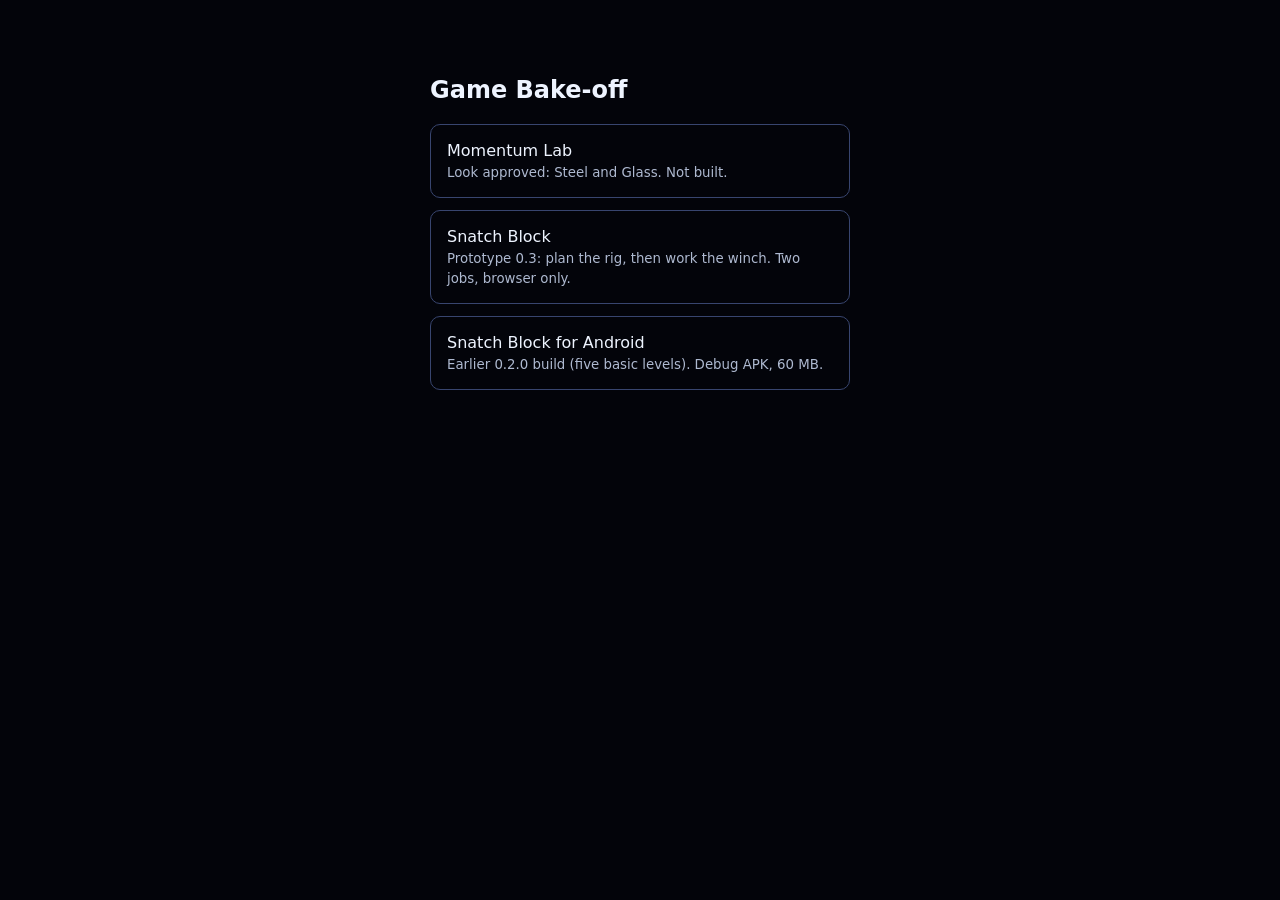
<file: index.html>
<!doctype html><html lang="en-GB"><meta charset="utf-8"><meta name="viewport" content="width=device-width,initial-scale=1,viewport-fit=cover"><title>Game Bake-off</title>
<style>:root{color-scheme:dark}body{margin:0;background:#03040A;color:#EEF4FF;font:16px/1.5 system-ui,sans-serif}main{max-width:420px;margin:auto;padding:56px 20px}h1{font-size:24px}a{display:block;min-height:44px;margin:12px 0;padding:14px 16px;border:1px solid #38456f;border-radius:10px;color:inherit;text-decoration:none}small{display:block;color:#AEB9D0}</style>
<main><h1>Game Bake-off</h1>
<a href="momentum/">Momentum Lab<small>Look approved: Steel and Glass. Not built.</small></a>
<a href="snatch/">Snatch Block<small>Prototype 0.3: plan the rig, then work the winch. Two jobs, browser only.</small></a>
<a href="https://github.com/guffawer/bakeoff-site/releases/download/snatch-block-v0.2.0/snatch-block-0.2.0.apk">Snatch Block for Android<small>Earlier 0.2.0 build (five basic levels). Debug APK, 60 MB.</small></a></main></html>
</file>
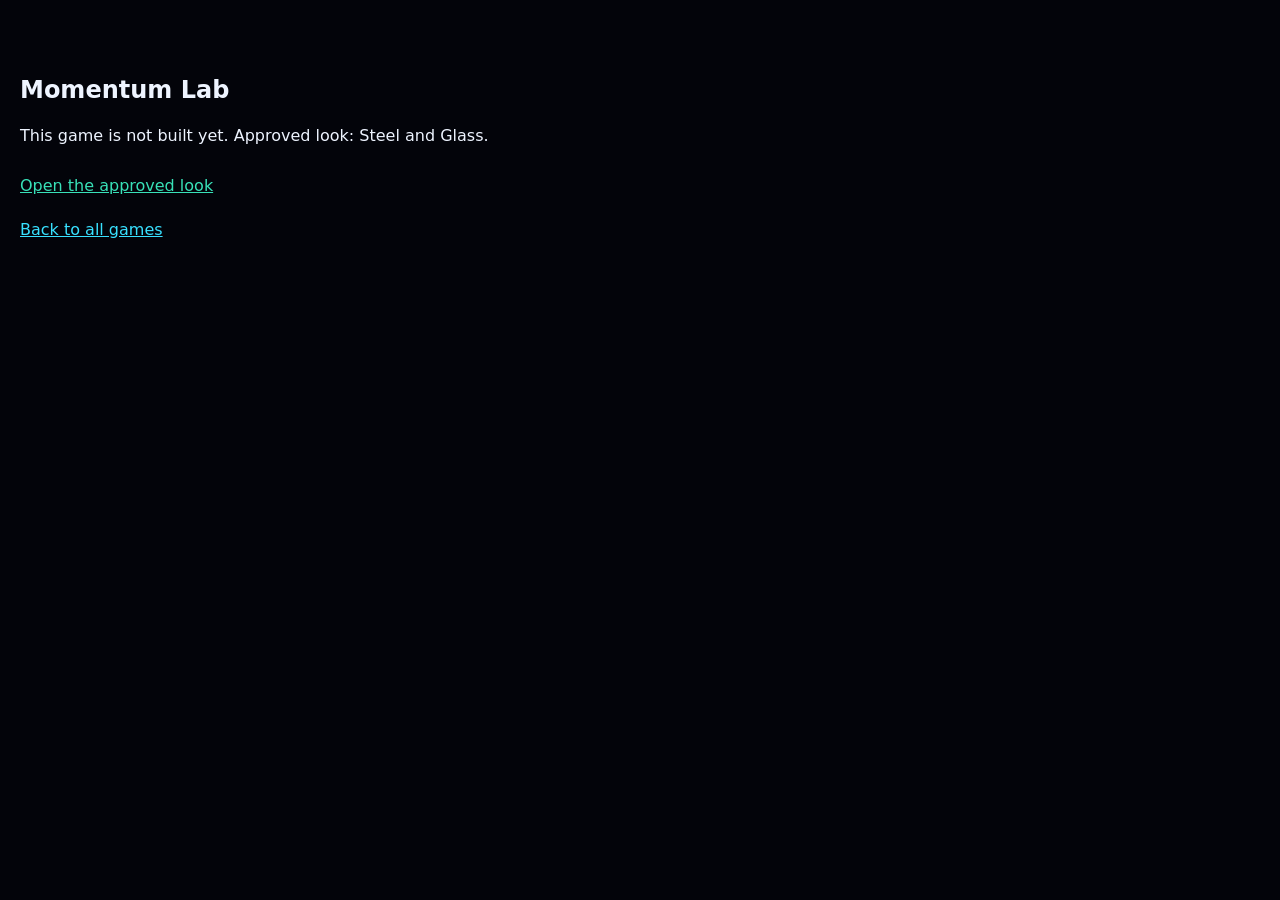
<file: momentum/index.html>
<!doctype html><html lang="en-GB"><meta charset="utf-8"><meta name="viewport" content="width=device-width,initial-scale=1"><title>Momentum Lab</title>
<body style="margin:0;background:#03040A;color:#EEF4FF;font:16px/1.5 system-ui,sans-serif"><main style="padding:56px 20px"><h1 style="font-size:24px">Momentum Lab</h1><p>This game is not built yet. Approved look: Steel and Glass.</p><a href="../looks/momentum/b/" style="color:#38E1B8;display:block;line-height:44px">Open the approved look</a><a href="../" style="color:#38E1FF;display:inline-block;line-height:44px">Back to all games</a></main></html>
</file>
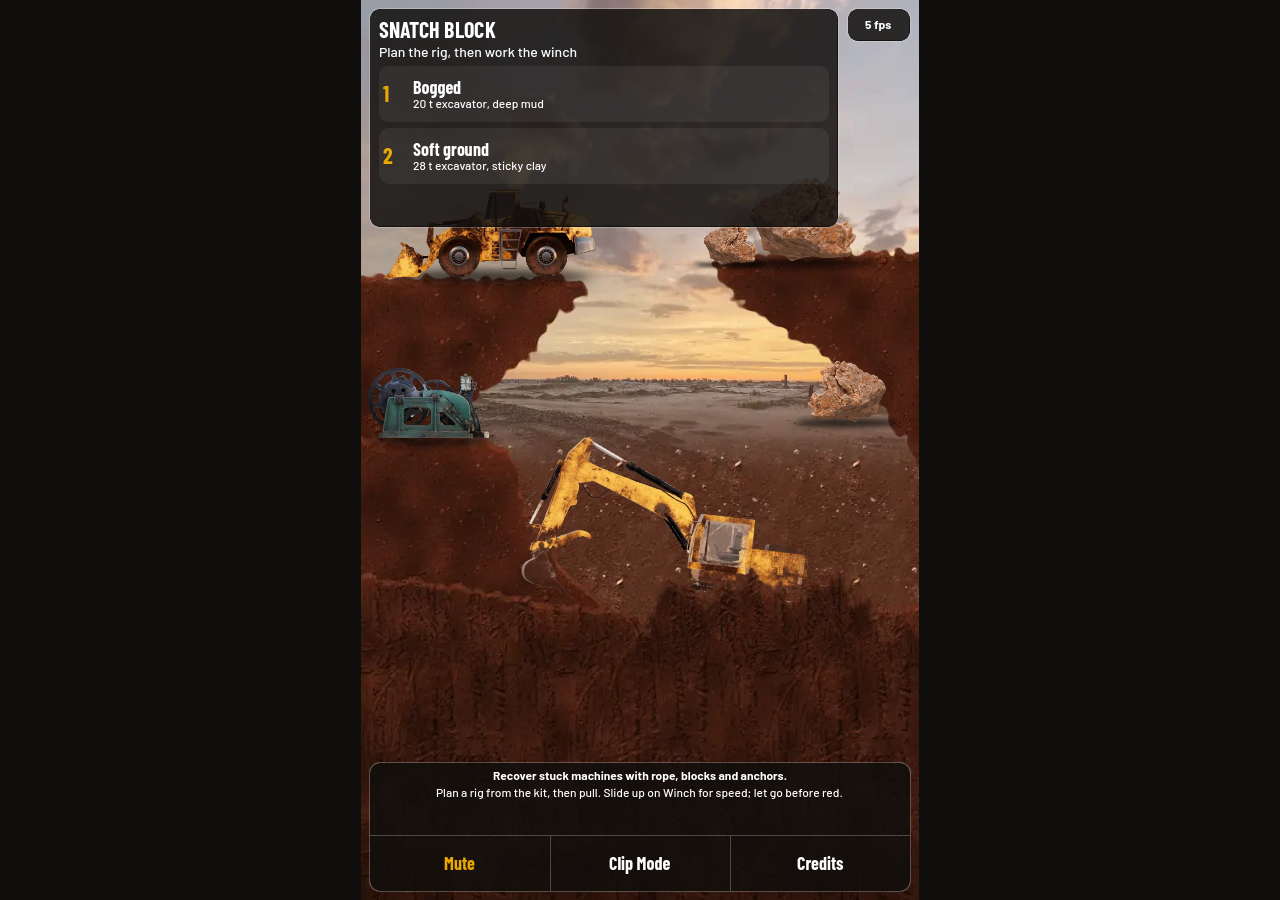
<file: snatch/index.html>
<!doctype html>
<html lang="en-GB">
<head>
<meta charset="utf-8">
<meta name="viewport" content="width=device-width,initial-scale=1,maximum-scale=1,user-scalable=no,viewport-fit=cover">
<meta name="theme-color" content="#100E0C">
<meta name="description" content="Snatch Block: a rigging puzzle. Recover a stuck excavator with rope, snatch blocks and anchors.">
<title>Snatch Block</title>
<link id="-gd-engine-icon" rel="icon" type="image/png" href="index.icon.png" />
<link rel="apple-touch-icon" href="index.apple-touch-icon.png"/>

<style>
@font-face{font-family:"Barlow Condensed";src:url(BarlowCondensed-Bold.woff2) format("woff2");font-weight:700;font-display:swap}
html,body,#canvas{margin:0;padding:0;border:0}
html,body{background:#100E0C;overflow:hidden;overscroll-behavior:none}
body{position:fixed;inset:0;touch-action:none;-webkit-user-select:none;user-select:none;-webkit-touch-callout:none;-webkit-tap-highlight-color:transparent;color:#fff;font:700 18px/1.3 "Barlow Condensed",sans-serif}
#canvas{display:block;touch-action:none}
#canvas:focus{outline:none}
#status{position:fixed;inset:0;display:flex;flex-direction:column;align-items:center;justify-content:center;gap:12px;background:#4F2215;text-align:center}
#status h1{margin:0;font-size:22px}
#bar{width:200px;height:10px;border-radius:5px;background:#100E0C;overflow:hidden}
#bar i{display:block;height:100%;background:#E9A800;transform-origin:left;transform:scaleX(0)}
#note{margin:0 24px}
#turn{position:fixed;inset:0;z-index:2;display:none;align-items:center;justify-content:center;padding:24px;background:#100E0C;text-align:center}
@media (orientation:landscape) and (max-height:500px) and (pointer:coarse){#turn{display:flex}}
#insets{position:fixed;visibility:hidden;pointer-events:none;padding-top:env(safe-area-inset-top);padding-bottom:env(safe-area-inset-bottom)}
</style>
<script>
(() => {
  'use strict';

  // Render at no more than twice the CSS size, as the approved look does. A 3x iPhone would
  // otherwise fill 2.25 times as many pixels for no visible gain.
  const real = Object.getOwnPropertyDescriptor(window, 'devicePixelRatio');
  const ratio = () => Math.min((real && real.get ? real.get.call(window) : real && real.value) || 1, 2);
  Object.defineProperty(window, 'devicePixelRatio', { configurable: true, get: ratio });

  // iPhone: ask for playback audio, so the silent switch does not mute the game, and unlock
  // every audio context inside the tap itself. Godot's own resume can run a frame too late.
  const Native = window.AudioContext || window.webkitAudioContext;
  const contexts = [];
  if (Native) {
    const Wrapped = class extends Native {
      constructor(...args) { super(...args); contexts.push(this); }
    };
    window.AudioContext = window.webkitAudioContext = Wrapped;
  }
  try { if (navigator.audioSession) navigator.audioSession.type = 'playback'; } catch (e) { /* not supported */ }

  let touched = false;
  function unlock() {
    touched = true;
    for (const context of contexts) {
      if (context.state === 'running' || context.state === 'closed') continue;
      const silence = context.createBufferSource();
      silence.buffer = context.createBuffer(1, 1, context.sampleRate);
      silence.connect(context.destination);
      silence.start(0);
      context.resume().catch(() => {});
    }
  }
  for (const type of ['pointerdown', 'pointerup', 'touchend', 'mouseup', 'keydown']) {
    window.addEventListener(type, unlock, { capture: true, passive: true });
  }
  document.addEventListener('visibilitychange', () => {
    if (!touched) return;
    for (const context of contexts) {
      if (context.state === 'closed') continue;
      (document.hidden ? context.suspend() : context.resume()).catch(() => {});
    }
  });
  document.addEventListener('contextmenu', (event) => event.preventDefault());

  let ready = 0;
  window.sbReady = () => {
    if (!ready) ready = performance.now();
    return ready;
  };
  window.sbInsets = () => {
    const style = getComputedStyle(document.getElementById('insets'));
    return `${parseFloat(style.paddingTop) || 0},${parseFloat(style.paddingBottom) || 0}`;
  };
})();
</script>
</head>
<body>
<div id="insets"></div>
<div id="turn">Turn your phone upright to play.</div>
<canvas id="canvas">Your browser does not support the canvas tag.</canvas>
<div id="status">
<h1>SNATCH BLOCK</h1>
<div id="bar"><i></i></div>
<p id="note">Loading</p>
<noscript>JavaScript is needed to run this game.</noscript>
</div>
<script src="index.js"></script>
<script>
(() => {
  'use strict';
  const status = document.getElementById('status');
  const note = document.getElementById('note');
  const fill = document.querySelector('#bar i');
  const missing = Engine.getMissingFeatures({ threads: false });
  function fail(error) {
    note.textContent = `Could not start. Reload the page. (${(error && error.message) || error})`;
    console.error(error);
  }
  if (missing.length) {
    fail(missing.join(', '));
    return;
  }
  new Engine({"args":[],"canvasResizePolicy":2,"emscriptenPoolSize":8,"ensureCrossOriginIsolationHeaders":true,"executable":"index","experimentalVK":false,"fileSizes":{"index.pck":1542728,"index.wasm":39514754},"focusCanvas":true,"gdextensionLibs":[],"godotPoolSize":4}).startGame({
    onProgress(current, total) {
      if (current > 0 && total > 0) fill.style.transform = `scaleX(${Math.min(1, current / total)})`;
    },
  }).then(() => status.remove(), fail);
})();
</script>
</body>
</html>
</file>
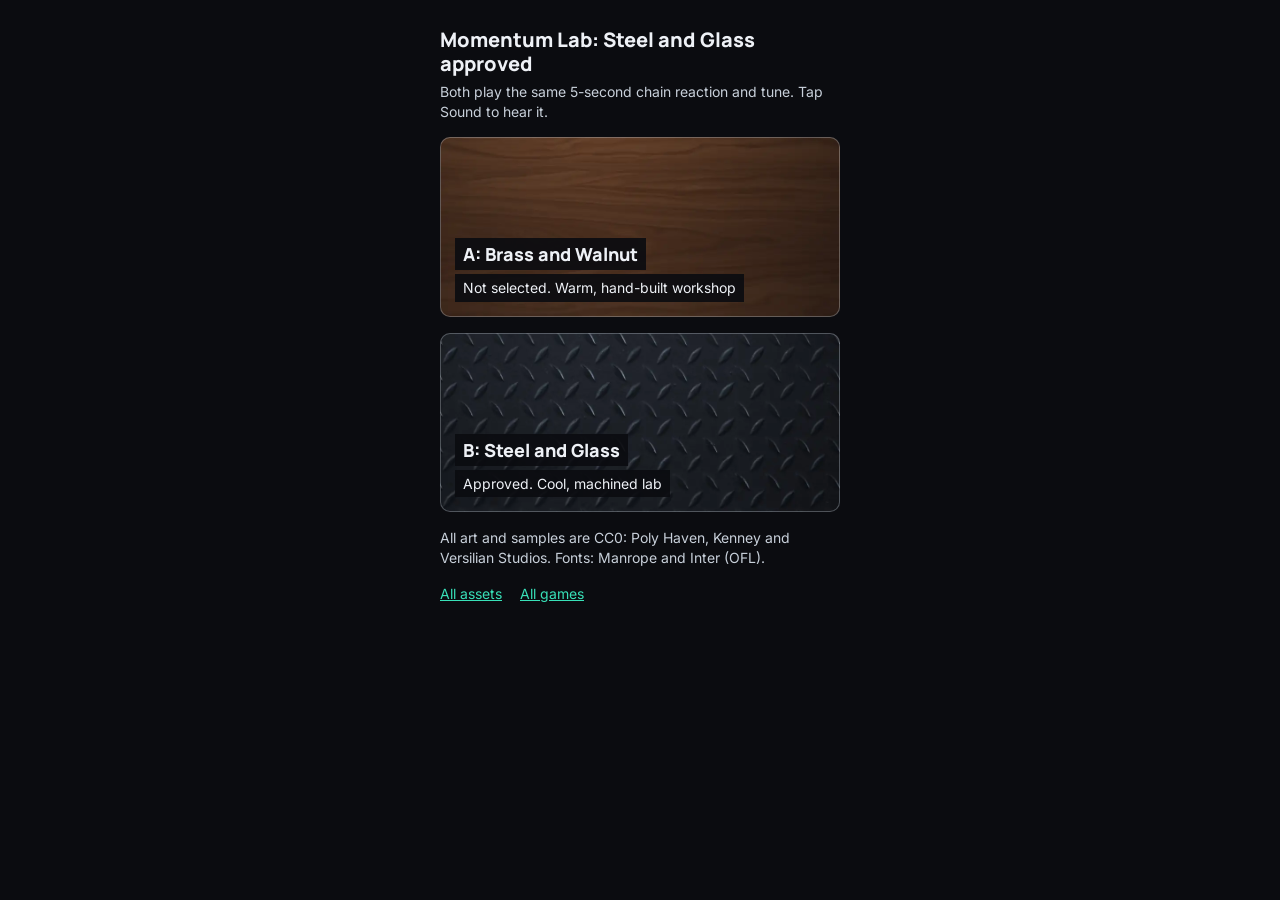
<file: looks/momentum/index.html>
<!doctype html>
<html lang="en-GB">
<head>
<meta charset="utf-8">
<meta name="viewport" content="width=device-width,initial-scale=1,viewport-fit=cover">
<meta name="theme-color" content="#0B0C10">
<link rel="icon" href="shared/assets/spark-e.webp">
<title>Momentum Lab: pick a look</title>
<link rel="stylesheet" href="shared/look.css">
</head>
<body><main class="pick">
<h1>Momentum Lab: Steel and Glass approved</h1>
<p>Both play the same 5-second chain reaction and tune. Tap Sound to hear it.</p>
<a class="card" href="a/" style="background-image:url(a/assets/bg.webp)"><strong>A: Brass and Walnut</strong><span>Not selected. Warm, hand-built workshop</span></a>
<a class="card" href="b/" style="background-image:url(b/assets/bg.webp)"><strong>B: Steel and Glass</strong><span>Approved. Cool, machined lab</span></a>
<p>All art and samples are CC0: Poly Haven, Kenney and Versilian Studios. Fonts: Manrope and Inter (OFL).</p>
<a class="text" href="https://github.com/guffawer/bakeoff-site/blob/main/looks/momentum/ASSETS.md">All assets</a><a class="text" href="../../">All games</a>
</main></body>
</html>
</file>
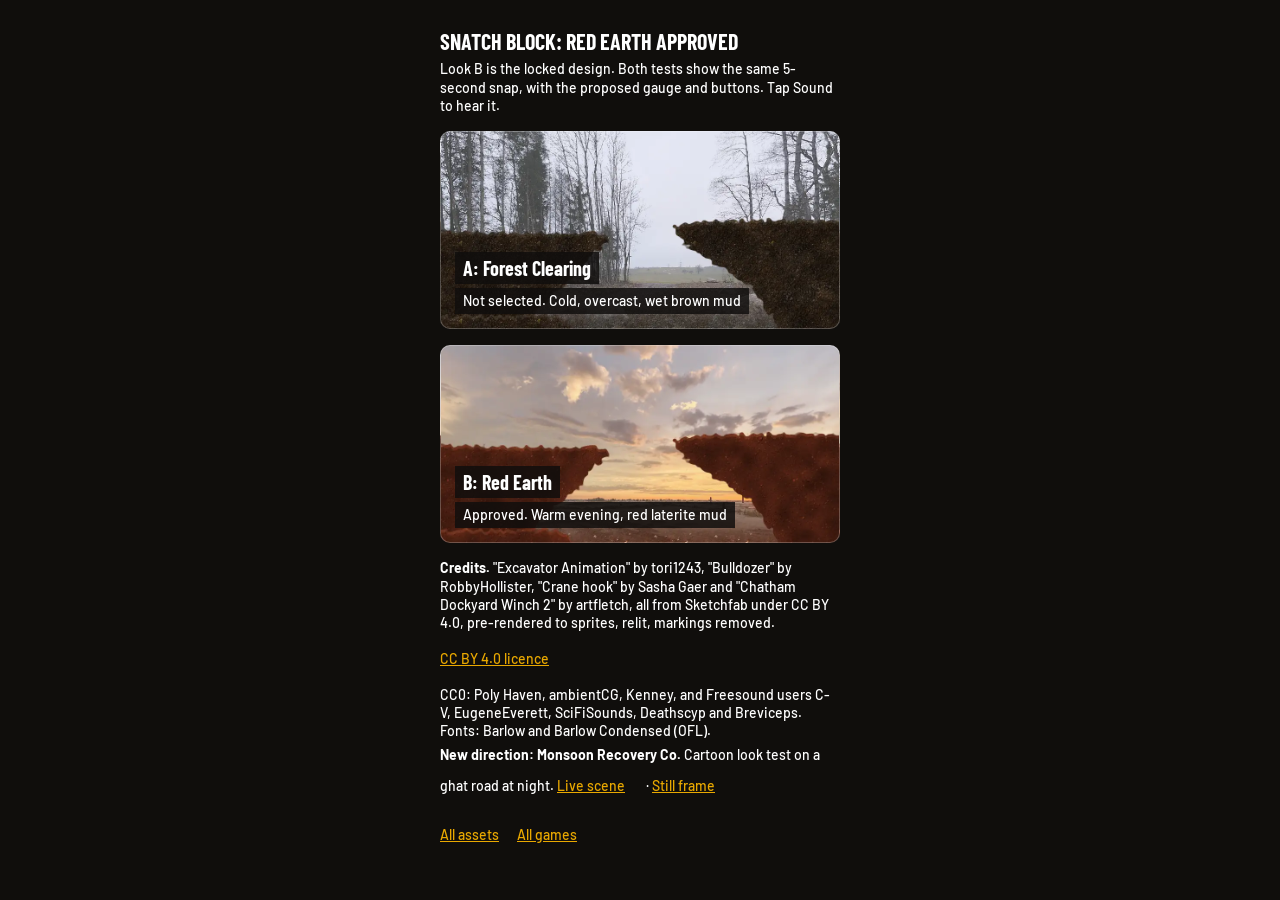
<file: looks/snatch/index.html>
<!doctype html>
<html lang="en-GB">
<head>
<meta charset="utf-8">
<meta name="viewport" content="width=device-width,initial-scale=1,viewport-fit=cover">
<meta name="theme-color" content="#100E0C">
<link rel="icon" href="a/assets/block.webp">
<title>Snatch Block: pick a look</title>
<link rel="stylesheet" href="shared/look.css">
</head>
<body><main class="pick">
<h1>SNATCH BLOCK: RED EARTH APPROVED</h1>
<p>Look B is the locked design. Both tests show the same 5-second snap, with the proposed gauge and buttons. Tap Sound to hear it.</p>
<a class="card" href="a/" style="background-image:url(a/assets/bg.webp)"><strong>A: Forest Clearing</strong><span>Not selected. Cold, overcast, wet brown mud</span></a>
<a class="card" href="b/" style="background-image:url(b/assets/bg.webp)"><strong>B: Red Earth</strong><span>Approved. Warm evening, red laterite mud</span></a>
<p><b>Credits.</b> "Excavator Animation" by tori1243, "Bulldozer" by RobbyHollister, "Crane hook" by Sasha Gaer and "Chatham Dockyard Winch 2" by artfletch, all from Sketchfab under CC BY 4.0, pre-rendered to sprites, relit, markings removed.</p>
<a class="text" href="https://creativecommons.org/licenses/by/4.0/">CC BY 4.0 licence</a>
<p>CC0: Poly Haven, ambientCG, Kenney, and Freesound users C-V, EugeneEverett, SciFiSounds, Deathscyp and Breviceps. Fonts: Barlow and Barlow Condensed (OFL).</p>
<p><b>New direction: Monsoon Recovery Co.</b> Cartoon look test on a ghat road at night. <a class="text" href="monsoon/">Live scene</a> · <a class="text" href="monsoon/still/">Still frame</a></p>
<a class="text" href="https://github.com/guffawer/bakeoff-site/blob/main/looks/snatch/ASSETS.md">All assets</a><a class="text" href="../../">All games</a>
</main></body>
</html>
</file>
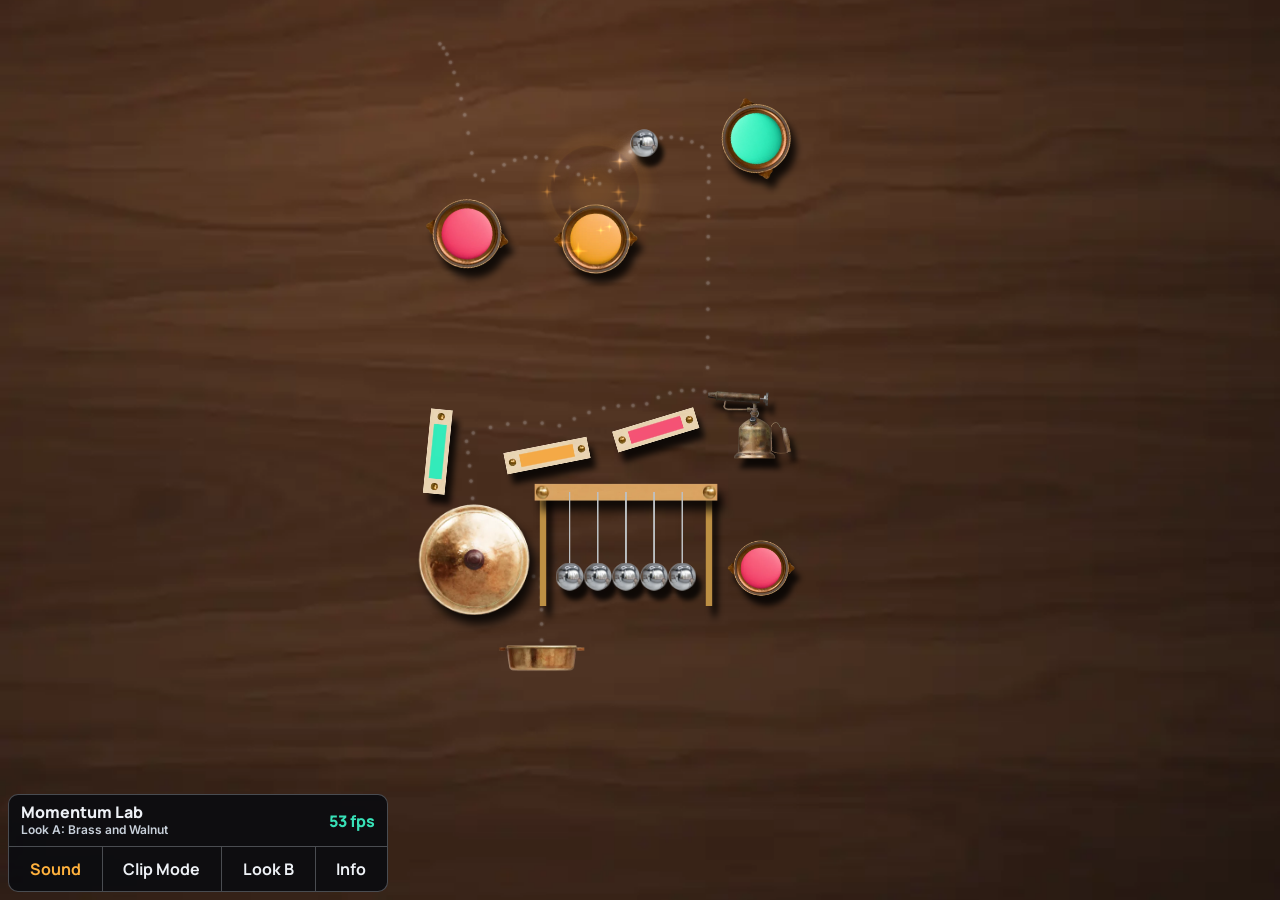
<file: looks/momentum/a/index.html>
<!doctype html>
<html lang="en-GB">
<head>
<meta charset="utf-8">
<meta name="viewport" content="width=device-width,initial-scale=1,viewport-fit=cover">
<meta name="theme-color" content="#0B0C10">
<link rel="icon" href="../shared/assets/spark-e.webp">
<title>Momentum Lab: Look A</title>
<link rel="stylesheet" href="../shared/look.css">
</head>
<body class="look" data-look="a">
<canvas></canvas>
<div class="dock ui">
<div class="head"><div><h1>Momentum Lab</h1><p>Look A: Brass and Walnut</p></div><output>-- fps</output></div>
<nav class="buttons"><button type="button" data-sound>Sound</button><button type="button" data-clip>Clip Mode</button><a href="../b/">Look B</a><a href="../">Info</a></nav>
</div>
<script src="../shared/timeline.js"></script>
<script src="../shared/audio.js"></script>
<script src="../shared/look.js"></script>
</body>
</html>
</file>
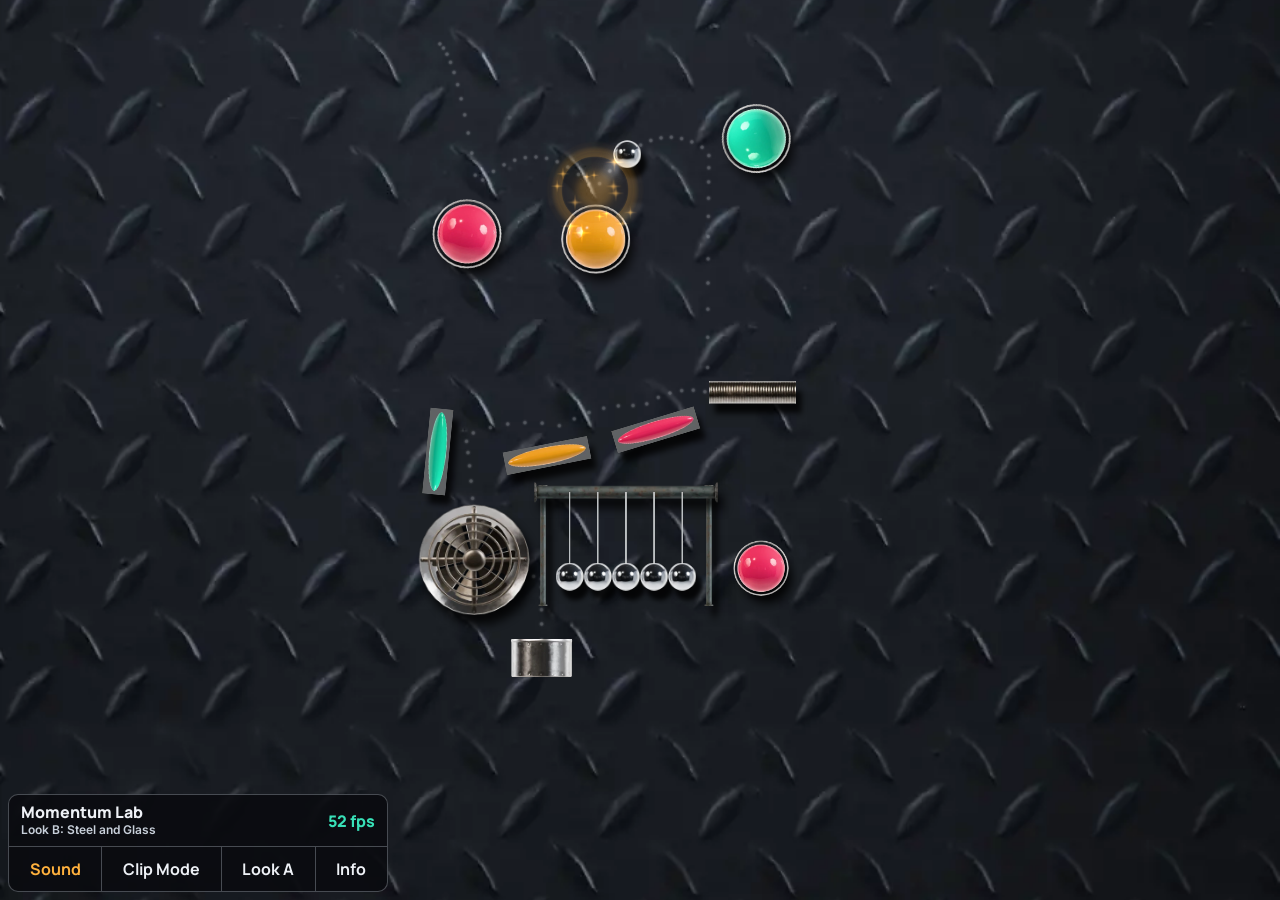
<file: looks/momentum/b/index.html>
<!doctype html>
<html lang="en-GB">
<head>
<meta charset="utf-8">
<meta name="viewport" content="width=device-width,initial-scale=1,viewport-fit=cover">
<meta name="theme-color" content="#0B0C10">
<link rel="icon" href="../shared/assets/spark-e.webp">
<title>Momentum Lab: Look B</title>
<link rel="stylesheet" href="../shared/look.css">
</head>
<body class="look" data-look="b">
<canvas></canvas>
<div class="dock ui">
<div class="head"><div><h1>Momentum Lab</h1><p>Look B: Steel and Glass</p></div><output>-- fps</output></div>
<nav class="buttons"><button type="button" data-sound>Sound</button><button type="button" data-clip>Clip Mode</button><a href="../a/">Look A</a><a href="../">Info</a></nav>
</div>
<script src="../shared/timeline.js"></script>
<script src="../shared/audio.js"></script>
<script src="../shared/look.js"></script>
</body>
</html>
</file>
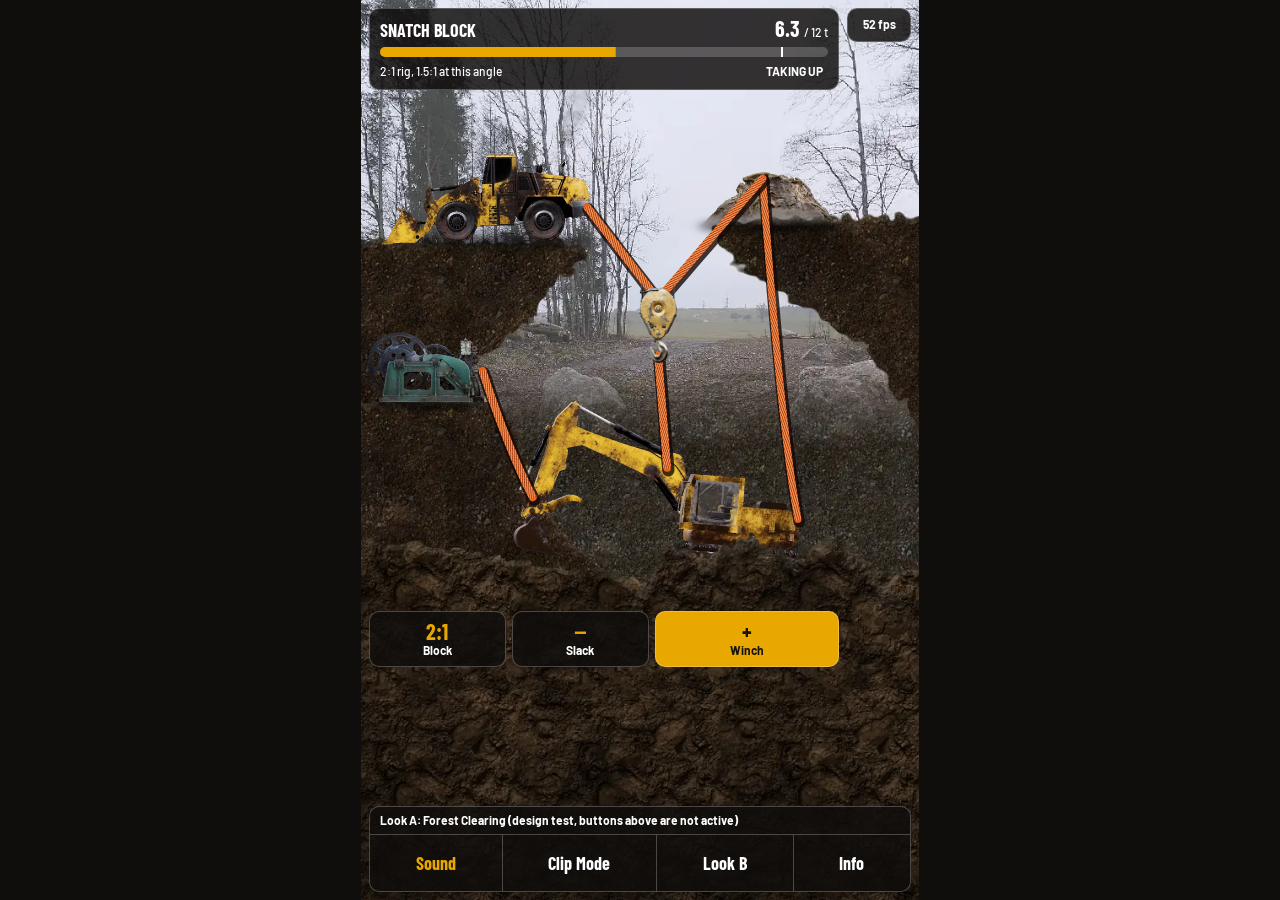
<file: looks/snatch/a/index.html>
<!doctype html>
<html lang="en-GB">
<head>
<meta charset="utf-8">
<meta name="viewport" content="width=device-width,initial-scale=1,viewport-fit=cover">
<meta name="theme-color" content="#100E0C">
<link rel="icon" href="assets/block.webp">
<title>Snatch Block: Look A</title>
<link rel="stylesheet" href="../shared/look.css">
</head>
<body class="look" data-look="a">
<main class="stage">
<canvas></canvas>
<section class="panel gauge ui">
<div class="row"><h1>SNATCH BLOCK</h1><div class="load"><span data-load>0.0</span> <small>/ 12 t</small></div></div>
<div class="bar"><i></i><b></b></div>
<div class="row"><span>2:1 rig, 1.5:1 at this angle</span><span class="state">TAKING UP</span></div>
</section>
<output class="panel fps ui">-- fps</output>
<div class="rig ui" aria-label="Control design, not active in the look test"><button type="button"><span>2:1</span>Block</button><button type="button"><span>&minus;</span>Slack</button><button type="button" class="go"><span>+</span>Winch</button></div>
<div class="panel dock ui">
<p>Look A: Forest Clearing (design test, buttons above are not active)</p>
<nav class="tools"><button type="button" data-sound>Sound</button><button type="button" data-clip>Clip Mode</button><a href="../b/">Look B</a><a href="../">Info</a></nav>
</div>
</main>
<script src="../shared/look.js"></script>
</body>
</html>
</file>
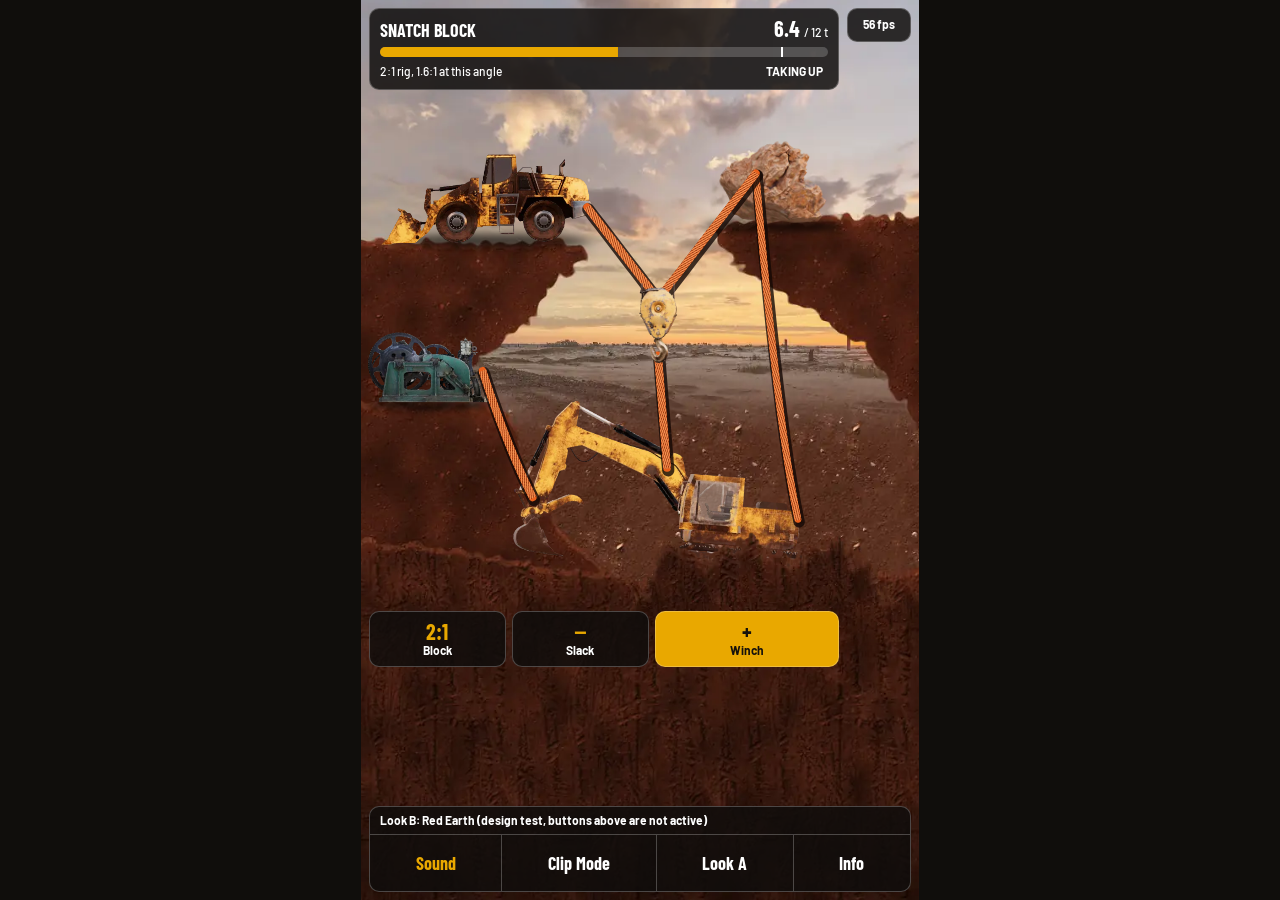
<file: looks/snatch/b/index.html>
<!doctype html>
<html lang="en-GB">
<head>
<meta charset="utf-8">
<meta name="viewport" content="width=device-width,initial-scale=1,viewport-fit=cover">
<meta name="theme-color" content="#100E0C">
<link rel="icon" href="assets/block.webp">
<title>Snatch Block: Look B</title>
<link rel="stylesheet" href="../shared/look.css">
</head>
<body class="look" data-look="b">
<main class="stage">
<canvas></canvas>
<section class="panel gauge ui">
<div class="row"><h1>SNATCH BLOCK</h1><div class="load"><span data-load>0.0</span> <small>/ 12 t</small></div></div>
<div class="bar"><i></i><b></b></div>
<div class="row"><span>2:1 rig, 1.6:1 at this angle</span><span class="state">TAKING UP</span></div>
</section>
<output class="panel fps ui">-- fps</output>
<div class="rig ui" aria-label="Control design, not active in the look test"><button type="button"><span>2:1</span>Block</button><button type="button"><span>&minus;</span>Slack</button><button type="button" class="go"><span>+</span>Winch</button></div>
<div class="panel dock ui">
<p>Look B: Red Earth (design test, buttons above are not active)</p>
<nav class="tools"><button type="button" data-sound>Sound</button><button type="button" data-clip>Clip Mode</button><a href="../a/">Look A</a><a href="../">Info</a></nav>
</div>
</main>
<script src="../shared/look.js"></script>
</body>
</html>
</file>
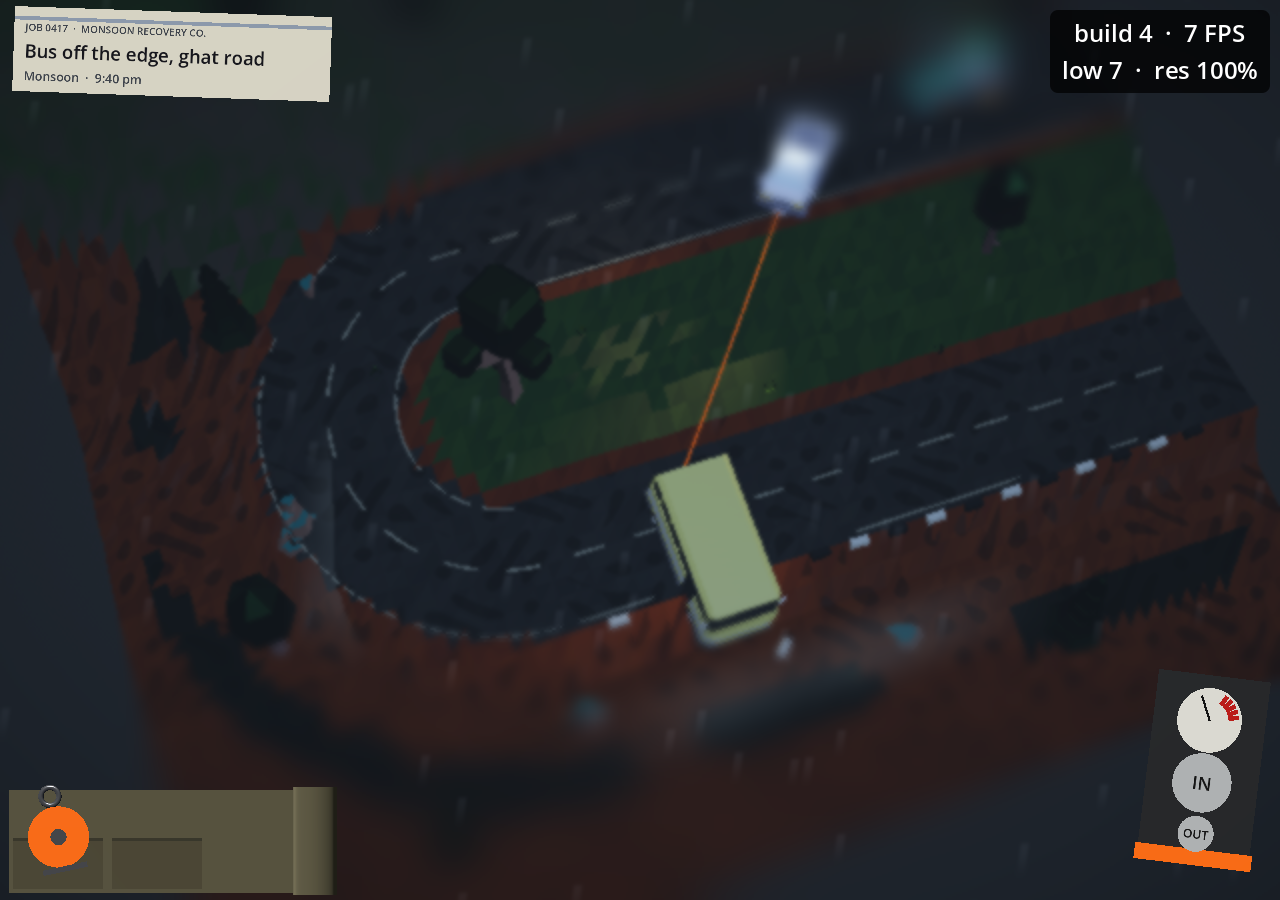
<file: looks/snatch/monsoon/index.html>
<!DOCTYPE html>
<html lang="en">
	<head>
		<meta charset="utf-8">
		<meta name="viewport" content="width=device-width, user-scalable=no, initial-scale=1.0">
		<title>Monsoon Recovery Co. look test</title>
		<style>
html, body, #canvas {
	margin: 0;
	padding: 0;
	border: 0;
}

body {
	color: white;
	background-color: black;
	overflow: hidden;
	touch-action: none;
}

#canvas {
	display: block;
}

#canvas:focus {
	outline: none;
}

#status, #status-splash, #status-progress {
	position: absolute;
	left: 0;
	right: 0;
}

#status, #status-splash {
	top: 0;
	bottom: 0;
}

#status {
	background-color: #0d0f0f;
	display: flex;
	flex-direction: column;
	justify-content: center;
	align-items: center;
	visibility: hidden;
}

#status-splash {
	max-height: 100%;
	max-width: 100%;
	margin: auto;
}

#status-splash.show-image--false {
	display: none;
}

#status-splash.fullsize--true {
	height: 100%;
	width: 100%;
	object-fit: contain;
}

#status-splash.use-filter--false {
	image-rendering: pixelated;
}

#status-progress, #status-notice {
	display: none;
}

#status-progress {
	bottom: 10%;
	width: 50%;
	margin: 0 auto;
}

#status-notice {
	background-color: #5b3943;
	border-radius: 0.5rem;
	border: 1px solid #9b3943;
	color: #e0e0e0;
	font-family: 'Noto Sans', 'Droid Sans', Arial, sans-serif;
	line-height: 1.3;
	margin: 0 2rem;
	overflow: hidden;
	padding: 1rem;
	text-align: center;
	z-index: 1;
}
		
#status { background: #0b0d10 url(still/still.jpg) center / cover no-repeat !important; justify-content: flex-end !important; }
#status::before { content: ""; position: absolute; inset: 0; background: linear-gradient(to top, rgba(11,13,16,.92) 0%, rgba(11,13,16,.35) 40%, rgba(11,13,16,.15) 100%); }
#status-progress { position: relative !important; bottom: auto !important; width: 70% !important; height: 8px; margin: 0 auto 10px !important; appearance: none; -webkit-appearance: none; border: 0; border-radius: 4px; background: rgba(255,255,255,.18); overflow: hidden; }
#status-progress::-webkit-progress-bar { background: rgba(255,255,255,.18); }
#status-progress::-webkit-progress-value { background: #ff6b0a; }
#status-progress::-moz-progress-bar { background: #ff6b0a; }
#load-note { position: relative; color: #e6e3da; font: 15px/1.4 -apple-system, BlinkMacSystemFont, "Segoe UI", Roboto, sans-serif; text-align: center; margin: 0 16px 12%; }
#load-note small { display: block; color: #9aa0a6; font-size: 13px; margin-top: 2px; }
</style>
		<meta name="theme-color" content="#0b0d10">
	</head>
	<body>
		<canvas id="canvas">
			Your browser does not support the canvas tag.
		</canvas>

		<noscript>
			Your browser does not support JavaScript.
		</noscript>

		<div id="status">
			<img id="status-splash" class="show-image--false fullsize--true use-filter--true" src="index.png" alt="">
			<progress id="status-progress"></progress>
			<div id="status-notice"></div>
			<div id="load-note">Loading the game engine, about 10 MB<small>Build 4  ·  faster after the first visit</small></div>
		</div>

		<script src="index.js"></script>
		<script>
const GODOT_CONFIG = {"args":[],"canvasResizePolicy":2,"emscriptenPoolSize":8,"ensureCrossOriginIsolationHeaders":true,"executable":"index","experimentalVK":false,"fileSizes":{"index.pck":459556,"index.wasm":39514754},"focusCanvas":true,"gdextensionLibs":[],"godotPoolSize":4};
const GODOT_THREADS_ENABLED = false;
const engine = new Engine(GODOT_CONFIG);

(function () {
	const statusOverlay = document.getElementById('status');
	const statusProgress = document.getElementById('status-progress');
	const statusNotice = document.getElementById('status-notice');

	let initializing = true;
	let statusMode = '';

	function setStatusMode(mode) {
		if (statusMode === mode || !initializing) {
			return;
		}
		if (mode === 'hidden') {
			statusOverlay.remove();
			initializing = false;
			return;
		}
		statusOverlay.style.visibility = 'visible';
		statusProgress.style.display = mode === 'progress' ? 'block' : 'none';
		statusNotice.style.display = mode === 'notice' ? 'block' : 'none';
		statusMode = mode;
	}

	function setStatusNotice(text) {
		while (statusNotice.lastChild) {
			statusNotice.removeChild(statusNotice.lastChild);
		}
		const lines = text.split('\n');
		lines.forEach((line) => {
			statusNotice.appendChild(document.createTextNode(line));
			statusNotice.appendChild(document.createElement('br'));
		});
	}

	function displayFailureNotice(err) {
		console.error(err);
		if (err instanceof Error) {
			setStatusNotice(err.message);
		} else if (typeof err === 'string') {
			setStatusNotice(err);
		} else {
			setStatusNotice('An unknown error occurred.');
		}
		setStatusMode('notice');
		initializing = false;
	}

	const missing = Engine.getMissingFeatures({
		threads: GODOT_THREADS_ENABLED,
	});

	if (missing.length !== 0) {
		if (GODOT_CONFIG['serviceWorker'] && GODOT_CONFIG['ensureCrossOriginIsolationHeaders'] && 'serviceWorker' in navigator) {
			let serviceWorkerRegistrationPromise;
			try {
				serviceWorkerRegistrationPromise = navigator.serviceWorker.getRegistration();
			} catch (err) {
				serviceWorkerRegistrationPromise = Promise.reject(new Error('Service worker registration failed.'));
			}
			// There's a chance that installing the service worker would fix the issue
			Promise.race([
				serviceWorkerRegistrationPromise.then((registration) => {
					if (registration != null) {
						return Promise.reject(new Error('Service worker already exists.'));
					}
					return registration;
				}).then(() => engine.installServiceWorker()),
				// For some reason, `getRegistration()` can stall
				new Promise((resolve) => {
					setTimeout(() => resolve(), 2000);
				}),
			]).then(() => {
				// Reload if there was no error.
				window.location.reload();
			}).catch((err) => {
				console.error('Error while registering service worker:', err);
			});
		} else {
			// Display the message as usual
			const missingMsg = 'Error\nThe following features required to run Godot projects on the Web are missing:\n';
			displayFailureNotice(missingMsg + missing.join('\n'));
		}
	} else {
		setStatusMode('progress'); statusProgress.style.display = 'block';
		engine.startGame({
			'onProgress': function (current, total) {
				if (current > 0 && total > 0) {
					statusProgress.value = current;
					statusProgress.max = total;
				} else {
					statusProgress.removeAttribute('value');
					statusProgress.removeAttribute('max');
				}
			},
		}).then(() => {
			setStatusMode('hidden');
		}, displayFailureNotice);
	}
}());
		</script>
	</body>
</html>
</file>
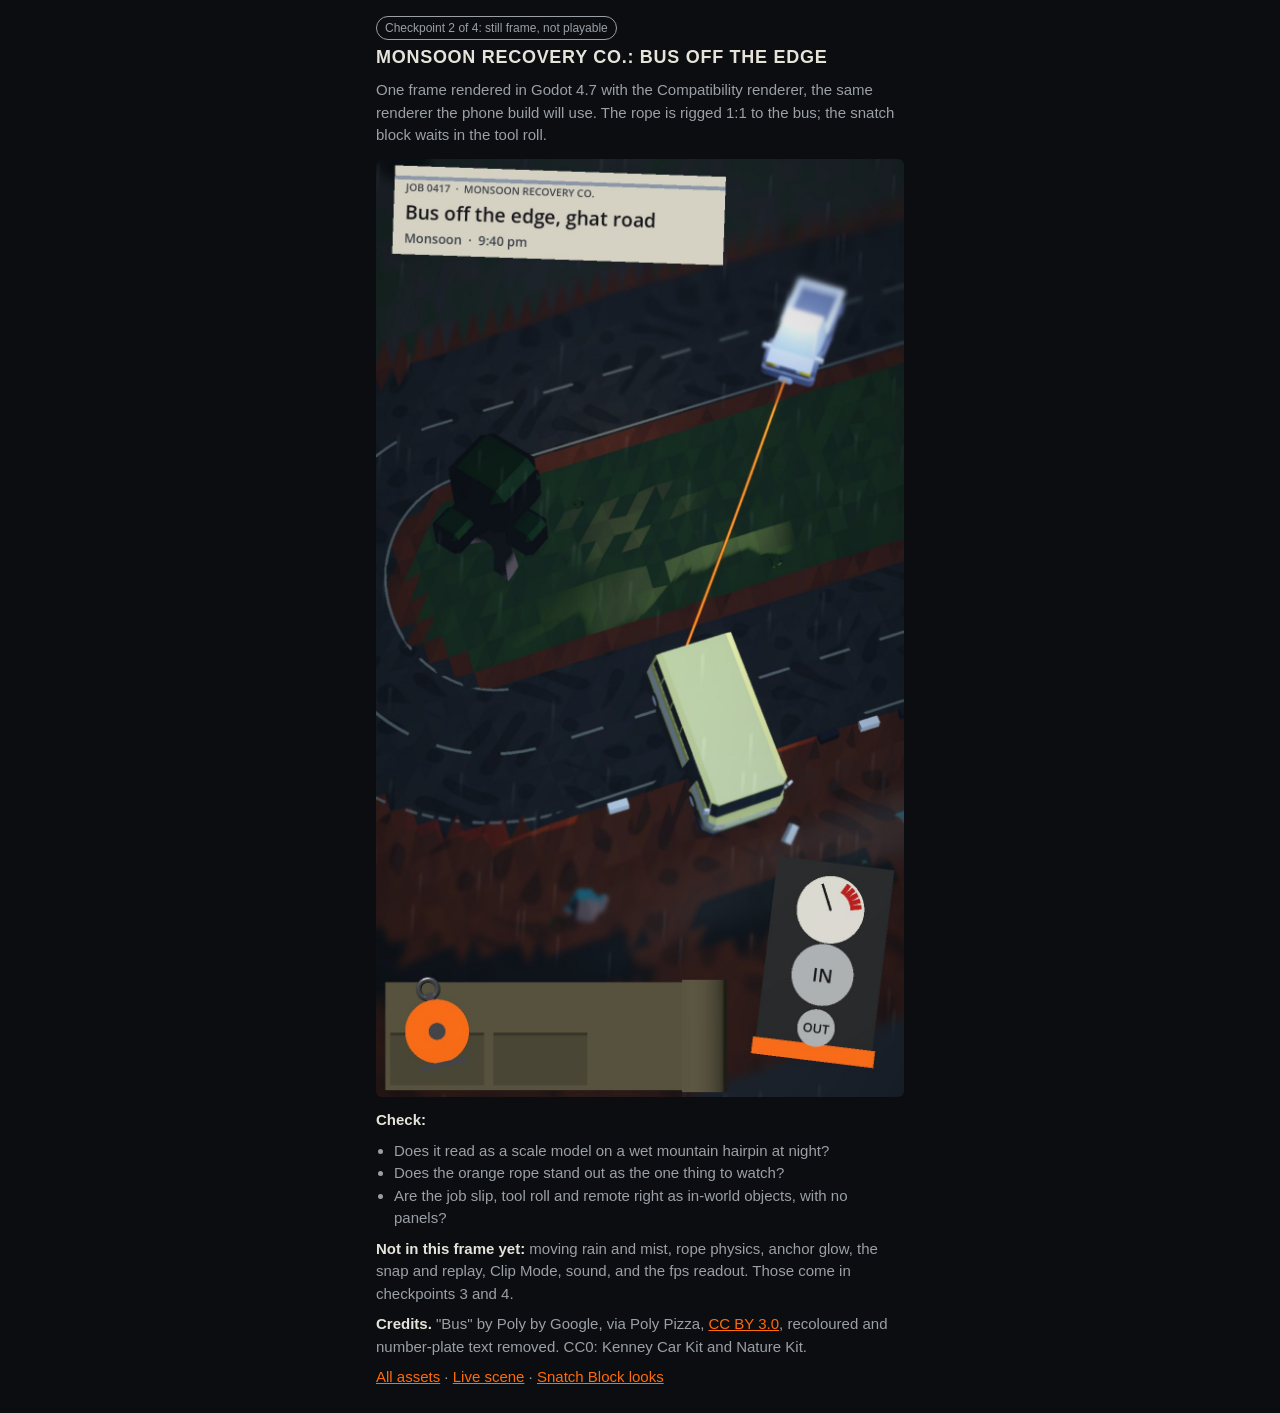
<file: looks/snatch/monsoon/still/index.html>
<!doctype html>
<html lang="en-GB">
<head>
<meta charset="utf-8">
<meta name="viewport" content="width=device-width,initial-scale=1,viewport-fit=cover">
<meta name="theme-color" content="#0b0d10">
<title>Monsoon Recovery: still</title>
<style>
:root { --bg: #0b0d10; --ink: #e6e3da; --dim: #9aa0a6; --rope: #ff6b0a; }
* { box-sizing: border-box; }
body { margin: 0; background: var(--bg); color: var(--ink); font: 15px/1.5 -apple-system, BlinkMacSystemFont, "Segoe UI", Roboto, sans-serif; }
main { max-width: 560px; margin: 0 auto; padding: 16px; }
h1 { font-size: 18px; letter-spacing: .04em; margin: 4px 0 2px; }
p { margin: 8px 0; color: var(--dim); }
img { display: block; width: 100%; height: auto; border-radius: 6px; margin: 12px 0; }
b { color: var(--ink); }
a { color: var(--rope); }
ul { padding-left: 18px; color: var(--dim); margin: 6px 0; }
.tag { display: inline-block; font-size: 12px; padding: 2px 8px; border: 1px solid var(--dim); border-radius: 99px; color: var(--dim); }
</style>
</head>
<body><main>
<span class="tag">Checkpoint 2 of 4: still frame, not playable</span>
<h1>MONSOON RECOVERY CO.: BUS OFF THE EDGE</h1>
<p>One frame rendered in Godot 4.7 with the Compatibility renderer, the same renderer the phone build will use. The rope is rigged 1:1 to the bus; the snatch block waits in the tool roll.</p>
<img src="still.jpg" width="1080" height="1920" alt="Overhead night view of a wet ghat-road hairpin in the rain: a pale bus with its rear wheels off the edge in a red-earth gully, an orange rope running up to a recovery truck, a tree at the bend, a job slip at the top, a tool roll and winch remote at the bottom.">
<p><b>Check:</b></p>
<ul>
<li>Does it read as a scale model on a wet mountain hairpin at night?</li>
<li>Does the orange rope stand out as the one thing to watch?</li>
<li>Are the job slip, tool roll and remote right as in-world objects, with no panels?</li>
</ul>
<p><b>Not in this frame yet:</b> moving rain and mist, rope physics, anchor glow, the snap and replay, Clip Mode, sound, and the fps readout. Those come in checkpoints 3 and 4.</p>
<p><b>Credits.</b> "Bus" by Poly by Google, via Poly Pizza, <a href="https://creativecommons.org/licenses/by/3.0/">CC BY 3.0</a>, recoloured and number-plate text removed. CC0: Kenney Car Kit and Nature Kit.</p>
<p><a href="https://github.com/guffawer/bakeoff-site/blob/main/snatch-monsoon/ASSETS.md">All assets</a> · <a href="../">Live scene</a> · <a href="../../">Snatch Block looks</a></p>
</main></body>
</html>
</file>
<file: looks/momentum/shared/look.css>
@font-face{font-family:Manrope;src:url(assets/Manrope.woff2) format("woff2");font-weight:700 800;font-display:block}
@font-face{font-family:Inter;src:url(assets/Inter.woff2) format("woff2");font-weight:400 600;font-display:block}
:root{--base:#0B0C10;--chrome:#C8D0DA;--c:#FF4D79;--e:#FFB13D;--g:#38E1B8;--text:#EEF1F6;--panel:rgba(11,12,16,.9);--line:rgba(200,208,218,.32)}
*{box-sizing:border-box}
html,body{margin:0;background:var(--base);color:var(--text);font:400 12px/1.4 Inter,sans-serif;-webkit-text-size-adjust:100%}
body.look{position:fixed;inset:0;overflow:hidden;touch-action:none;-webkit-user-select:none;user-select:none;-webkit-tap-highlight-color:transparent}
canvas{position:absolute;inset:0;width:100%;height:100%}
.dock{position:absolute;left:8px;right:8px;bottom:calc(8px + env(safe-area-inset-bottom));max-width:380px;background:var(--panel);border:1px solid var(--line);border-radius:10px;overflow:hidden}
.head{display:flex;justify-content:space-between;align-items:center;gap:8px;padding:7px 12px}
.head h1{margin:0;font:800 16px/1.25 Manrope,sans-serif}
.head p{margin:0;color:var(--chrome);font-weight:600}
.head output{font:800 16px Manrope,sans-serif;color:var(--g);white-space:nowrap}
.buttons{display:flex;border-top:1px solid var(--line)}
.buttons>*{flex:1 1 auto;min-width:44px;min-height:44px;padding:0 4px;display:flex;align-items:center;justify-content:center;border:0;border-left:1px solid var(--line);background:none;color:var(--text);font:700 16px Manrope,sans-serif;text-decoration:none;white-space:nowrap}
.buttons>:first-child{border:0;color:var(--e)}
body.clip .ui{display:none}
.pick{max-width:440px;margin:auto;padding:calc(28px + env(safe-area-inset-top)) 20px 36px;font-size:14px}
.pick h1{font:800 20px/1.2 Manrope,sans-serif;margin:0 0 6px}
.pick p{margin:4px 0;color:var(--chrome)}
.pick a.card{display:block;margin:16px 0;padding:100px 14px 14px;border:1px solid var(--line);border-radius:10px;background:center/cover;color:var(--text);text-decoration:none}
.pick .card strong{display:inline-block;padding:4px 8px;background:var(--panel);font:800 18px Manrope,sans-serif}
.pick .card span{display:table;margin-top:4px;padding:4px 8px;background:var(--panel)}
.pick a.text{display:inline-block;min-height:44px;line-height:44px;margin-right:18px;color:var(--g)}
</file>
<file: looks/snatch/shared/look.css>
@font-face{font-family:"Barlow Condensed";src:url(assets/BarlowCondensed-Bold.woff2) format("woff2");font-weight:700;font-display:block}
@font-face{font-family:Barlow;src:url(assets/Barlow-Medium.woff2) format("woff2");font-weight:500;font-display:block}
@font-face{font-family:Barlow;src:url(assets/Barlow-Bold.woff2) format("woff2");font-weight:700;font-display:block}
:root{--mud:#3A2B1C;--machine:#E9A800;--rope:#E8601C;--limit:#E5322D;--limit-panel:#B3201C;--text:#FFF;--panel:rgba(16,14,12,.84);--line:rgba(255,255,255,.24)}
body[data-look=b]{--mud:#4F2215}
*{box-sizing:border-box}
html,body{margin:0;background:#100E0C;color:var(--text);font:500 12px/1.3 Barlow,sans-serif;-webkit-text-size-adjust:100%}
body.look{position:fixed;inset:0;overflow:hidden;touch-action:none;-webkit-user-select:none;user-select:none;-webkit-tap-highlight-color:transparent}
main.stage{position:absolute;top:0;bottom:0;left:50%;transform:translateX(-50%);width:min(100vw,62vh);overflow:hidden}
canvas{position:absolute;inset:0;width:100%;height:100%}
button{font:inherit;color:inherit;border:0;background:none;padding:0}
.panel{position:absolute;background:var(--panel);border:1px solid var(--line);border-radius:10px}
.gauge{left:8px;right:80px;top:calc(8px + env(safe-area-inset-top));padding:7px 10px 9px}
.row{display:flex;justify-content:space-between;align-items:baseline;gap:8px}
.gauge h1{margin:0;font:700 18px/1.1 "Barlow Condensed",sans-serif;white-space:nowrap}
.gauge .load{font:700 22px/1.1 "Barlow Condensed",sans-serif;white-space:nowrap}
.gauge .load small{font:500 12px Barlow,sans-serif}
.bar{position:relative;height:10px;margin:6px 0;border-radius:5px;background:rgba(255,255,255,.2);overflow:hidden}
.bar i{display:block;height:100%;transform-origin:left;transform:scaleX(0);background:var(--machine)}
.bar b{position:absolute;right:10%;top:0;bottom:0;width:2px;background:#fff}
.warn .bar i{background:var(--rope)}
.limit .bar i{background:var(--limit)}
.state{font-weight:700;border-radius:4px;padding:1px 5px;white-space:nowrap}
.limit .state{background:var(--limit-panel)}
.gauge.limit{border-color:var(--limit)}
.fps{right:8px;top:calc(8px + env(safe-area-inset-top));min-width:64px;min-height:34px;display:grid;place-items:center;font-weight:700}
.rig{left:8px;right:80px;top:calc(75% - 64px);height:56px;display:flex;gap:6px}
.rig button{flex:1;min-width:56px;height:56px;background:var(--panel);border:1px solid var(--line);border-radius:10px;display:flex;flex-direction:column;align-items:center;justify-content:center;font:700 12px/1.2 Barlow,sans-serif;position:relative}
.rig button span{font:700 22px/1.05 "Barlow Condensed",sans-serif;color:var(--machine)}
.rig .go{background:var(--machine);color:#16120C;flex:1.35}
.rig .go span{color:#16120C}
.rig{position:absolute}
.dock{left:8px;right:8px;bottom:calc(8px + env(safe-area-inset-bottom));padding-top:6px;overflow:hidden}
.dock p{margin:0 10px 5px;font-weight:700}
.tools{display:flex;border-top:1px solid var(--line)}
.tools>*{flex:1 1 auto;min-width:56px;min-height:56px;padding:0 4px;display:flex;align-items:center;justify-content:center;border-left:1px solid var(--line);color:var(--text);font:700 18px "Barlow Condensed",sans-serif;text-decoration:none;white-space:nowrap}
.tools>:first-child{border:0;color:var(--machine)}
body.clip .ui{display:none}
.pick{max-width:440px;margin:auto;padding:calc(28px + env(safe-area-inset-top)) 20px 36px;font-size:14px}
.pick h1{font:700 22px/1.2 "Barlow Condensed",sans-serif;margin:0 0 6px}
.pick p{margin:5px 0}
.pick a.card{display:block;margin:16px 0;padding:120px 14px 14px;border:1px solid var(--line);border-radius:10px;background:center 35%/cover;color:var(--text);text-decoration:none}
.pick .card strong{display:inline-block;padding:4px 8px;background:var(--panel);font:700 20px "Barlow Condensed",sans-serif}
.pick .card span{display:table;margin-top:4px;padding:4px 8px;background:var(--panel)}
.pick a.text{display:inline-block;min-height:44px;line-height:44px;margin-right:18px;color:var(--machine)}
</file>
